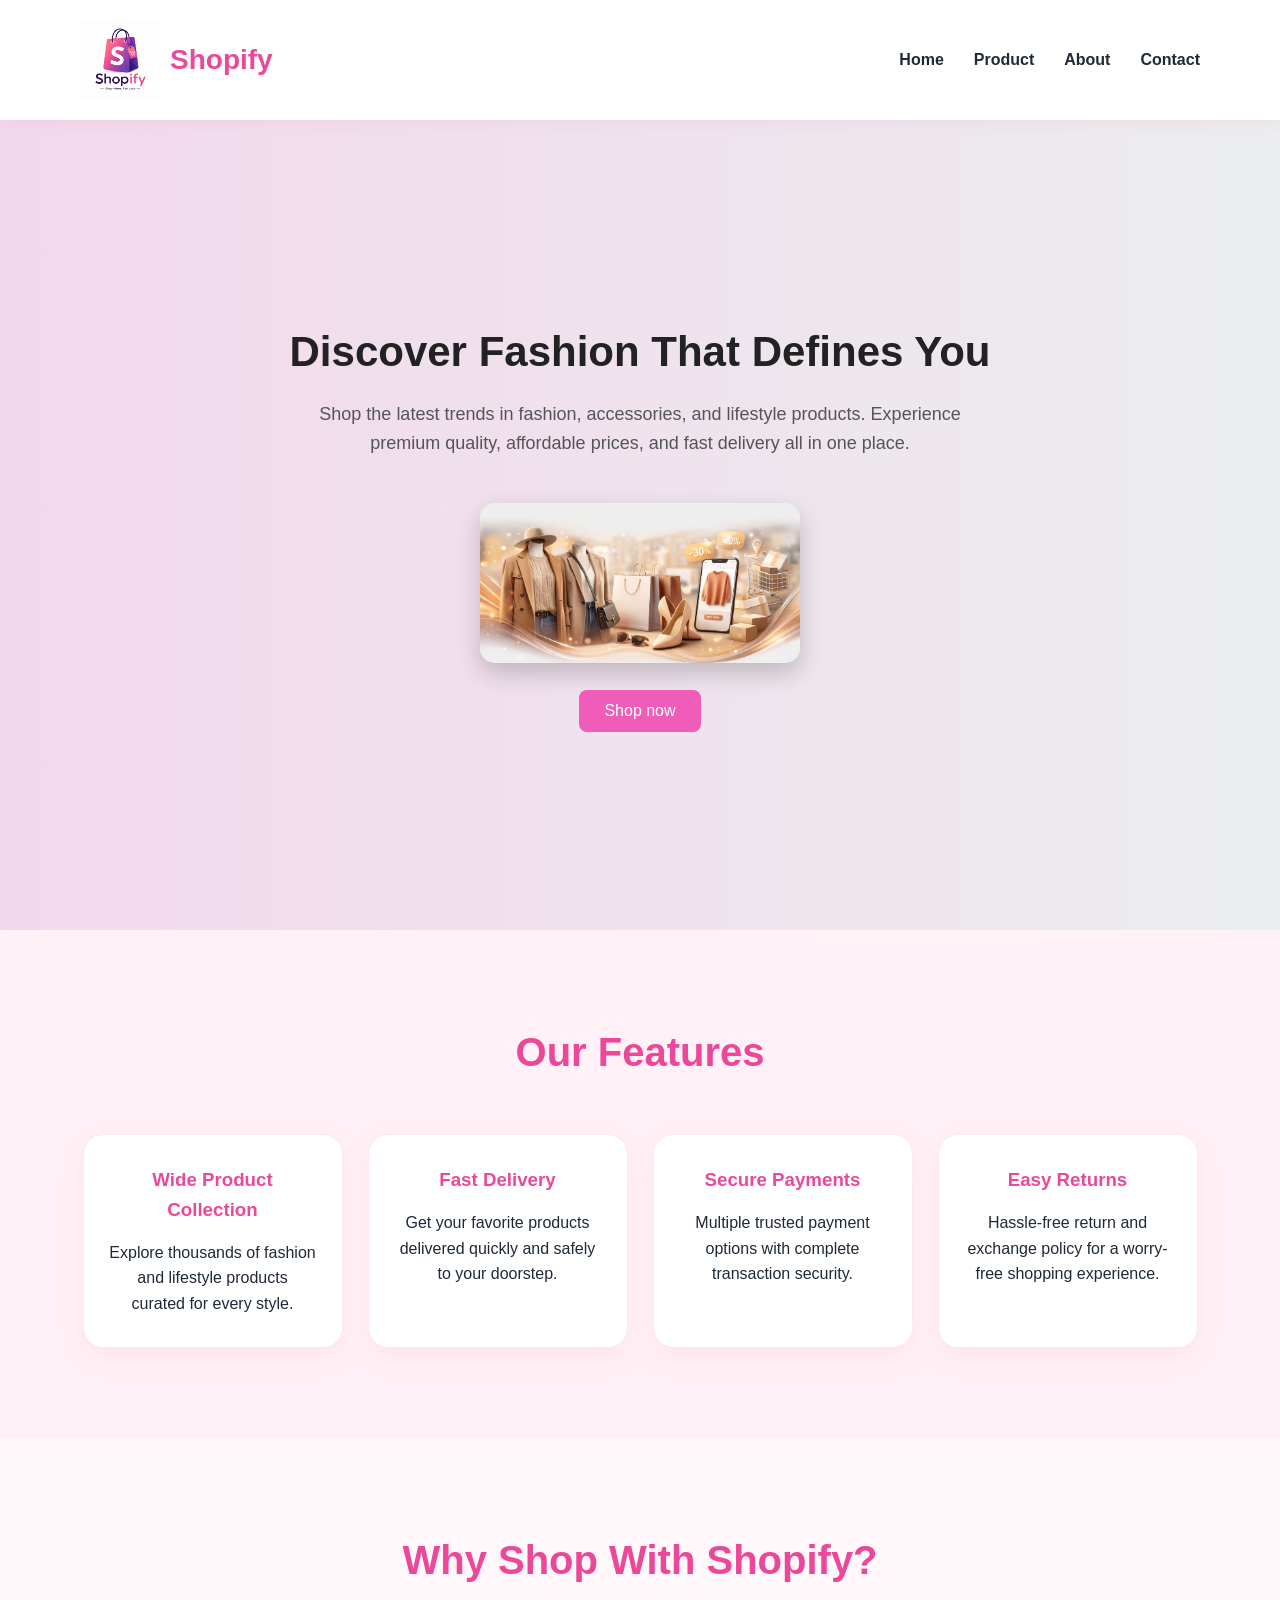
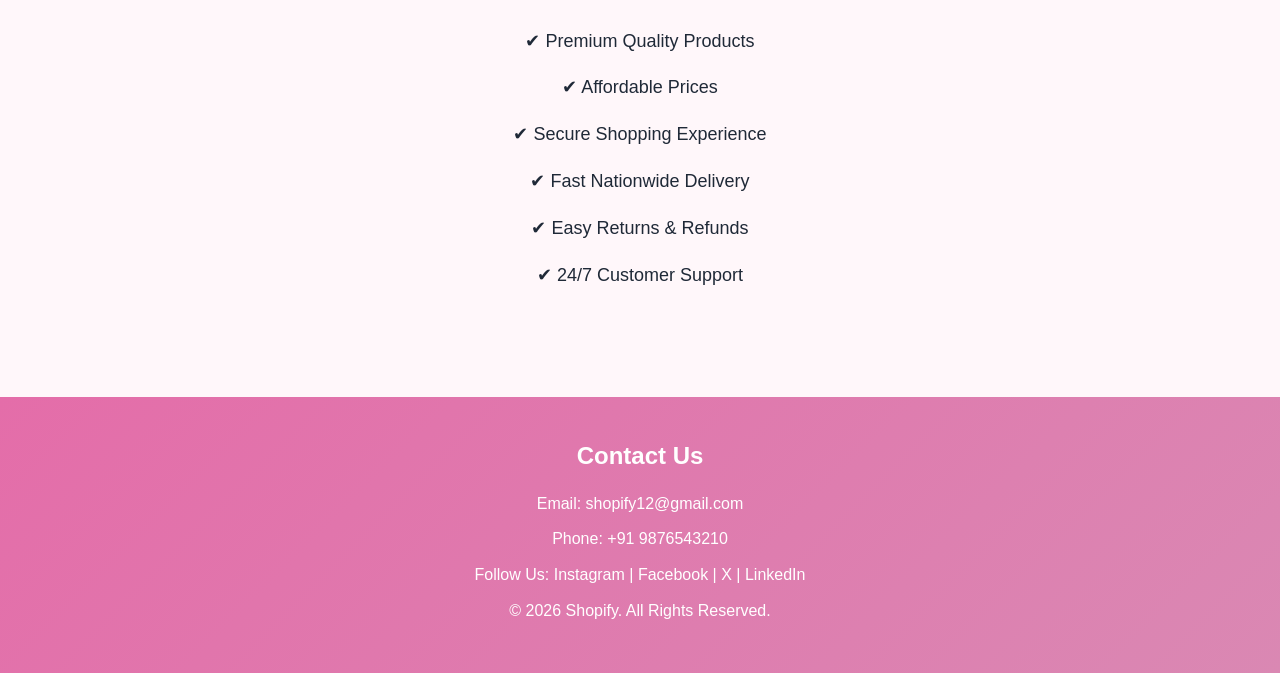
<file: index.html>
<!DOCTYPE html>
<html lang="en">

<head>
    <meta charset="UTF-8">
    <meta name="viewport" content="width=device-width, initial-scale=1.0">
    <title>Product landing page</title>
    <link rel="stylesheet" href="CSS/style.css">
</head>

<body>
    <nav class="navbar">

        <div class="logo">
            <img src="Images/logo (2).png" alt="Shopify Logo">
            <span>Shopify</span>
        </div>

        <div class="nav-links">
            <a href="index.html">Home</a>
            <a href="product.html">Product</a>
            <a href="about.html">About</a>
            <a href="contact.html">Contact</a>
        </div>

    </nav>

    <section class="hero">

        <h1>Discover Fashion That Defines You</h1>

        <p>Shop the latest trends in fashion, accessories, and lifestyle products.
            Experience premium quality, affordable prices, and fast delivery all in one place.
        </p>
        <div class="hro-image">
            <img src="Images/banner1.png" alt="">
        </div>

        <button>Shop now</button>

    </section>



    <section class="features">

        <h2>Our Features</h2>

        <div class="feature-container">

            <div class="card">
                <h3>Wide Product Collection</h3>
                <p>Explore thousands of fashion and lifestyle products curated for every style.</p>
            </div>

            <div class="card">
                <h3>Fast Delivery</h3>
                <p>Get your favorite products delivered quickly and safely to your doorstep.</p>
            </div>

            <div class="card">
                <h3>Secure Payments</h3>
                <p>Multiple trusted payment options with complete transaction security.</p>
            </div>

            <div class="card">
                <h3>Easy Returns</h3>
                <p>Hassle-free return and exchange policy for a worry-free shopping experience.</p>
            </div>

        </div>

    </section>
    <section class="benefits">

        <h2>Why Shop With Shopify?</h2>

        <ul>

            <li>✔ Premium Quality Products</li>

            <li>✔ Affordable Prices</li>

            <li>✔ Secure Shopping Experience</li>

            <li>✔ Fast Nationwide Delivery</li>

            <li>✔ Easy Returns & Refunds</li>

            <li>✔ 24/7 Customer Support</li>

        </ul>

    </section>
    <footer>

        <h3>Contact Us</h3>

        <p>Email: shopify12@gmail.com</p>

        <p>Phone: +91 9876543210</p>

        <p>
            Follow Us:
            Instagram | Facebook | X | LinkedIn
        </p>

        <p>© 2026 Shopify. All Rights Reserved.</p>
    </footer>

</body>

</html>
</file>
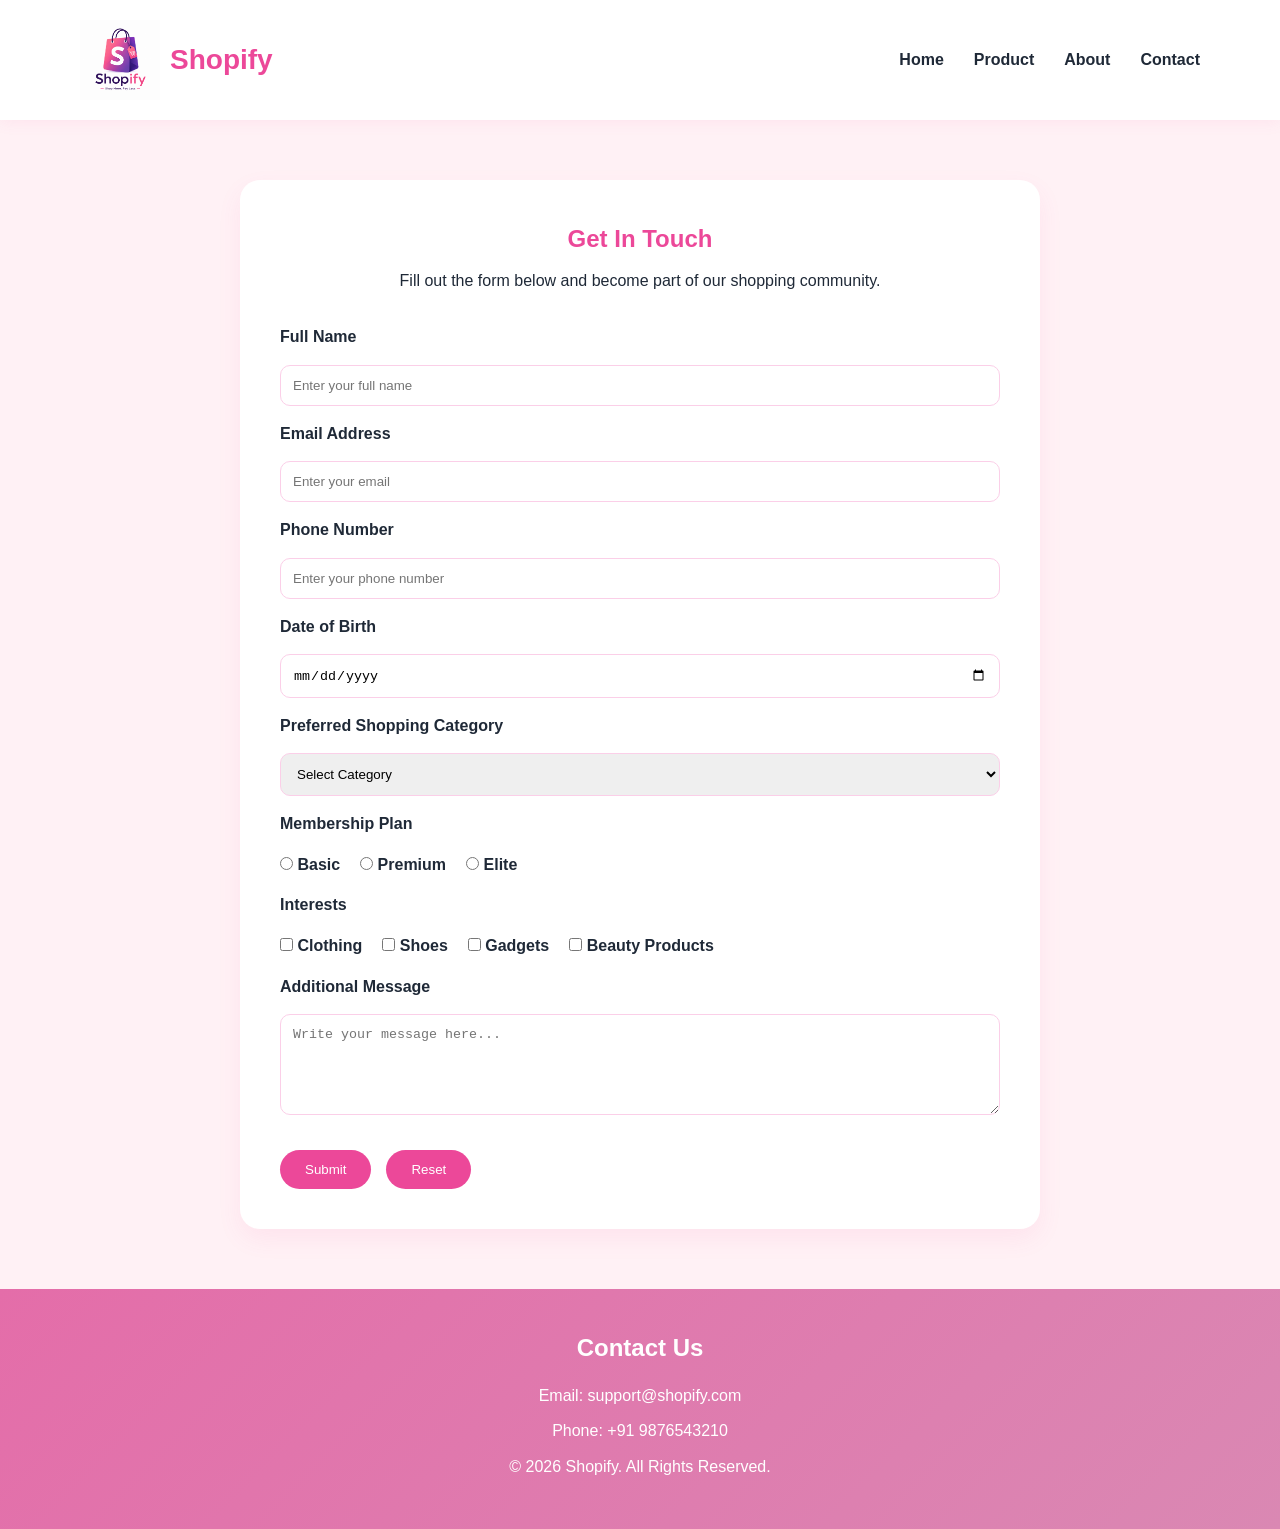
<file: contact.html>
<!DOCTYPE html>
<html lang="en">
<head>
    <meta charset="UTF-8">
    <meta name="viewport" content="width=device-width, initial-scale=1.0">
    <title>Product landing page</title>
    <link rel="stylesheet" href="CSS/style.css">
</head>
<body>
     <nav class="navbar">

        <div class="logo">
            <img src="Images/logo (2).png" alt="Shopify Logo">
            <span>Shopify</span>
        </div>

        <div class="nav-links">
            <a href="index.html">Home</a>
            <a href="product.html">Product</a>
            <a href="about.html">About</a>
            <a href="contact.html">Contact</a>
        </div>

    </nav>

    <section class="contact-section">

    <h1>Get In Touch</h1>

    <p>
        Fill out the form below and become part of our shopping community.
    </p>

    <form class="contact-form">

        <!-- Full Name -->

        <label>Full Name</label>

        <input
            type="text"
            placeholder="Enter your full name"
            required
        >

        <!-- Email -->

        <label>Email Address</label>

        <input
            type="email"
            placeholder="Enter your email"
            required
        >

        <!-- Phone -->

        <label>Phone Number</label>

        <input
            type="tel"
            placeholder="Enter your phone number"
            required
        >

        <!-- Date -->

        <label>Date of Birth</label>

        <input
            type="date"
            required
        >

        <!-- Dropdown -->

        <label>Preferred Shopping Category</label>

        <select required>

            <option value="">
                Select Category
            </option>

            <option>Fashion</option>

            <option>Electronics</option>

            <option>Beauty</option>

            <option>Accessories</option>

        </select>

        <!-- Radio Buttons -->

        <label>Membership Plan</label>

        <div class="radio-group">

            <label>
                <input type="radio" name="plan" required>
                Basic
            </label>

            <label>
                <input type="radio" name="plan">
                Premium
            </label>

            <label>
                <input type="radio" name="plan">
                Elite
            </label>

        </div>

        <!-- Checkboxes -->

        <label>Interests</label>

        <div class="checkbox-group">

            <label>
                <input type="checkbox">
                Clothing
            </label>

            <label>
                <input type="checkbox">
                Shoes
            </label>

            <label>
                <input type="checkbox">
                Gadgets
            </label>

            <label>
                <input type="checkbox">
                Beauty Products
            </label>

        </div>

        <!-- Text Area -->

        <label>Additional Message</label>

        <textarea
            rows="5"
            placeholder="Write your message here..."
        ></textarea>

        <!-- Buttons -->

        <div class="form-buttons">

            <button type="submit">
                Submit
            </button>

            <button type="reset">
                Reset
            </button>

        </div>

    </form>

</section>
<footer>

    <h3>Contact Us</h3>

    <p>Email: support@shopify.com</p>

    <p>Phone: +91 9876543210</p>

    <p>© 2026 Shopify. All Rights Reserved.</p>

</footer>

</body>
</html>
    
</body>
</html>
</file>
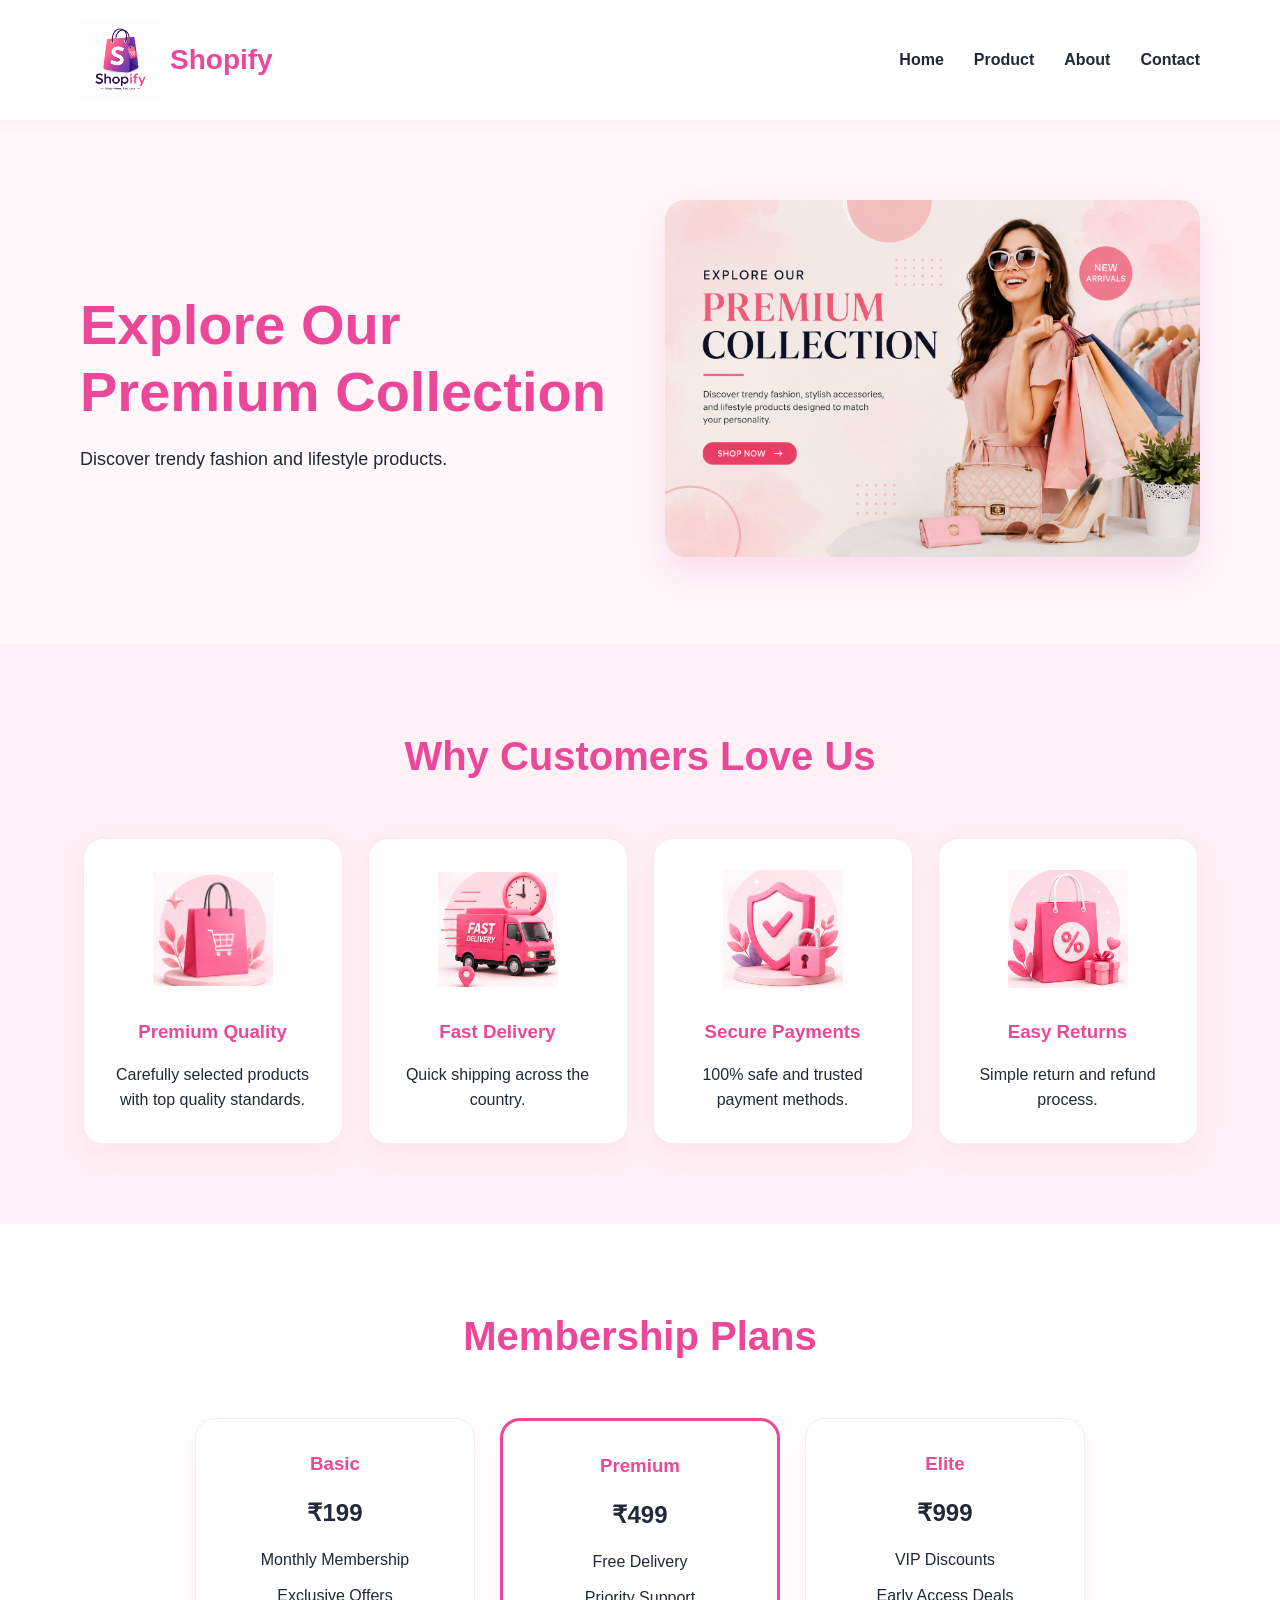
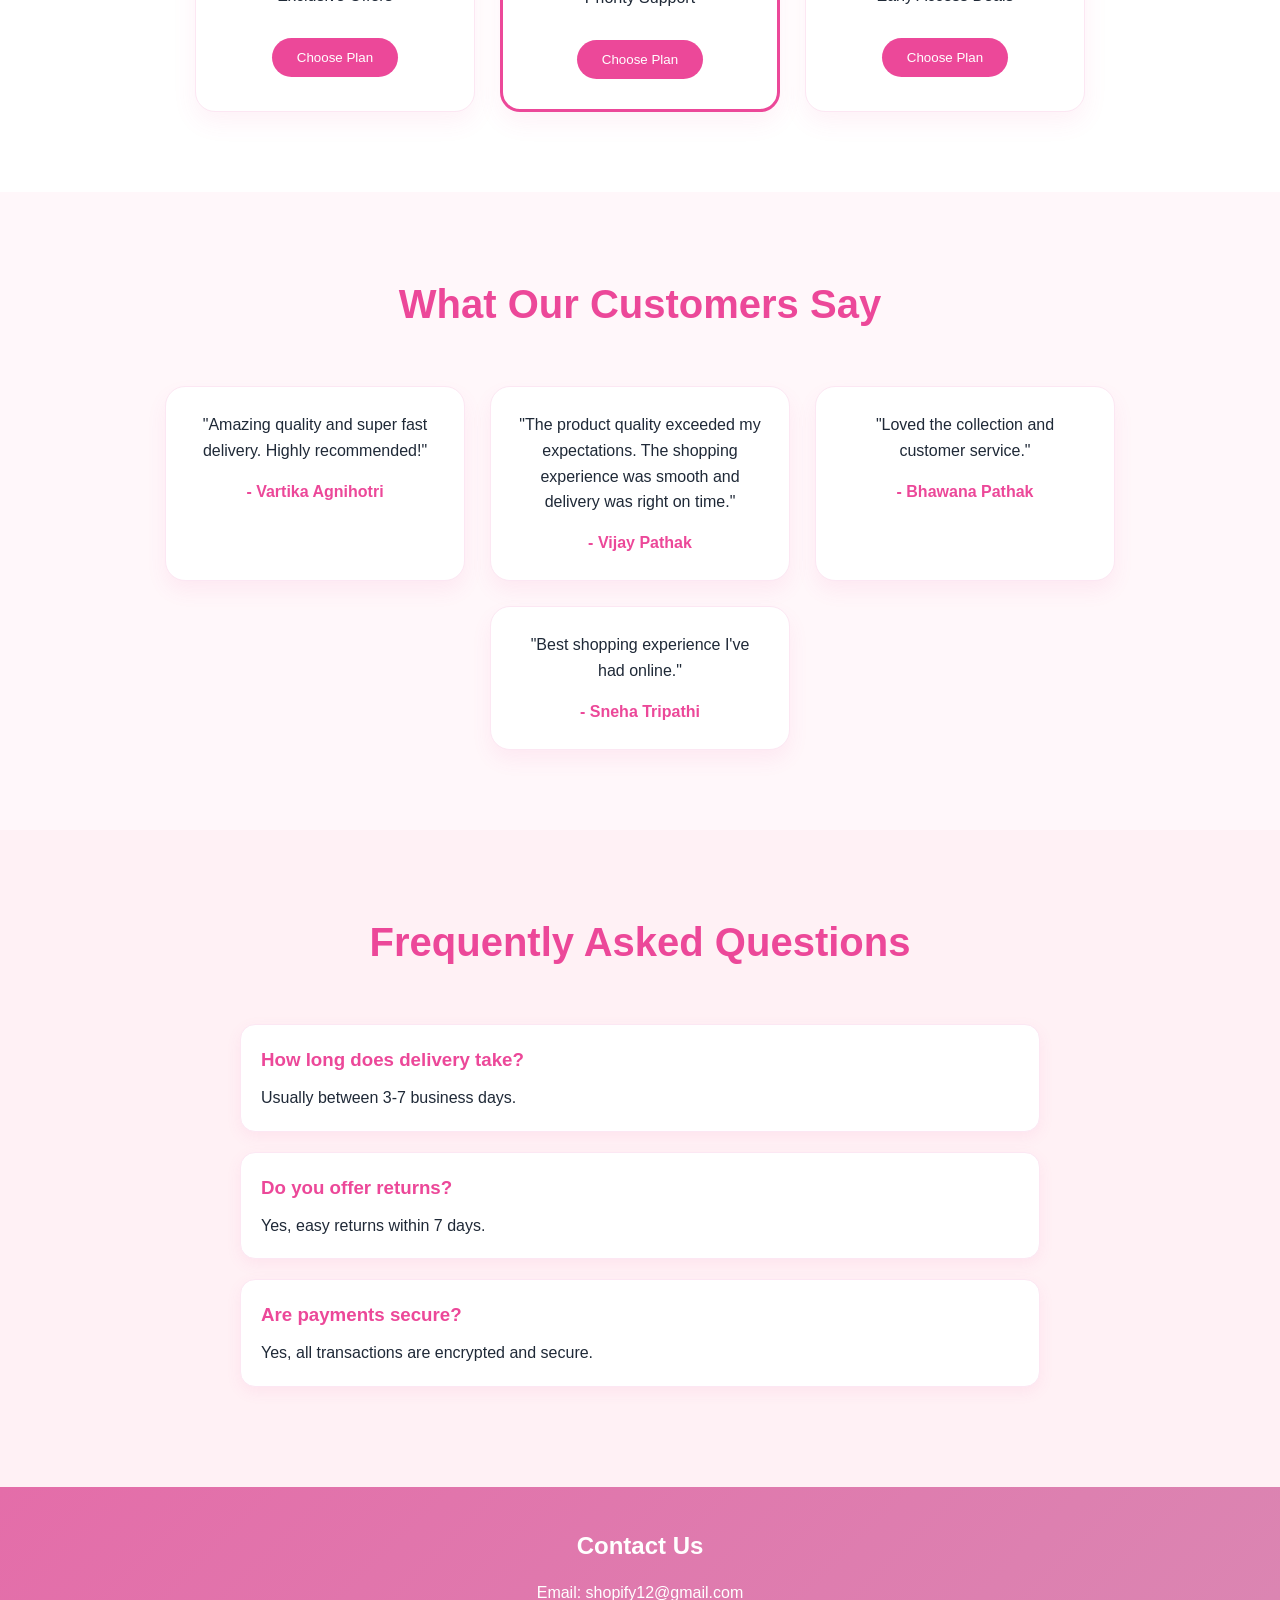
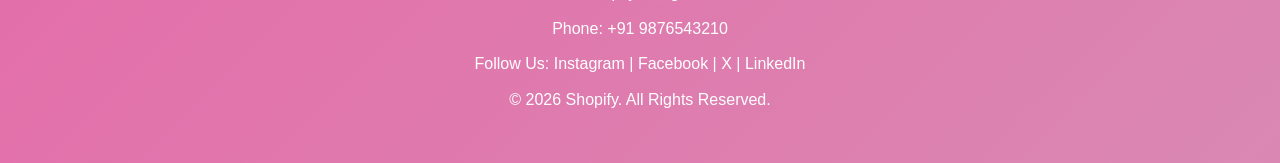
<file: product.html>
<!DOCTYPE html>
<html lang="en">

<head>
    <meta charset="UTF-8">
    <meta name="viewport" content="width=device-width, initial-scale=1.0">
    <title>Product landing page</title>
    <link rel="stylesheet" href="CSS/style.css">
</head>

<body>
    <nav class="navbar">

        <div class="logo">
            <img src="Images/logo (2).png" alt="Shopify Logo">
            <span>Shopify</span>
        </div>

        <div class="nav-links">
            <a href="index.html">Home</a>
            <a href="product.html">Product</a>
            <a href="about.html">About</a>
            <a href="contact.html">Contact</a>
        </div>

    </nav>
   <section class="product-overview">

    <div class="overview-content">
        <h1>Explore Our Premium Collection</h1>
        <p>
            Discover trendy fashion and lifestyle products.
        </p>
    </div>

    <div class="overview-image">
        <img src="Images/banner.png" alt="Fashion Collection">
    </div>

</section>
    <section class="product-features">

        <h2>Why Customers Love Us</h2>

        <div class="feature-container">

            <div class="card">
                 <img src="Images/premium.png" alt="">
                <h3>Premium Quality</h3>
                <p>Carefully selected products with top quality standards.</p>
            </div>

            <div class="card">
                 <img src="Images/fast.png" alt="">
                <h3>Fast Delivery</h3>
                <p>Quick shipping across the country.</p>
            </div>

            <div class="card">
                 <img src="Images/secure.png" alt="">
                <h3>Secure Payments</h3>
                <p>100% safe and trusted payment methods.</p>
            </div>

            <div class="card">
                 <img src="Images/best.png" alt="">
                <h3>Easy Returns</h3>
                <p>Simple return and refund process.</p>
            </div>

        </div>

    </section>
    <section class="pricing">

        <h2>Membership Plans</h2>

        <div class="pricing-container">

            <div class="plan">

                <h3>Basic</h3>

                <h1>₹199</h1>

                <p>Monthly Membership</p>

                <p>Exclusive Offers</p>

                <button>Choose Plan</button>

            </div>

            <div class="plan popular">

                <h3>Premium</h3>

                <h1>₹499</h1>

                <p>Free Delivery</p>

                <p>Priority Support</p>

                <button>Choose Plan</button>

            </div>

            <div class="plan">

                <h3>Elite</h3>

                <h1>₹999</h1>

                <p>VIP Discounts</p>

                <p>Early Access Deals</p>

                <button>Choose Plan</button>

            </div>

        </div>

    </section>
    <section class="testimonials">

        <h2>What Our Customers Say</h2>

        <div class="testimonial-container">

            <div class="review">
                <p>
                    "Amazing quality and super fast delivery.
                    Highly recommended!"
                </p>

                <h4>- Vartika Agnihotri</h4>
            </div>

            <div class="review">
                <p>
                    "The product quality exceeded my expectations. The shopping experience was smooth and delivery was
                    right on time."
                </p>

                <h4>- Vijay Pathak</h4>
            </div>

            <div class="review">
                <p>
                    "Loved the collection and customer service."
                </p>

                <h4>- Bhawana Pathak</h4>
            </div>

            <div class="review">
                <p>
                    "Best shopping experience I've had online."
                </p>

                <h4>- Sneha Tripathi</h4>
            </div>

        </div>

    </section>

    <section class="faq">

        <h2>Frequently Asked Questions</h2>

        <div class="faq-item">

            <h3>How long does delivery take?</h3>

            <p>Usually between 3-7 business days.</p>

        </div>

        <div class="faq-item">

            <h3>Do you offer returns?</h3>

            <p>Yes, easy returns within 7 days.</p>

        </div>

        <div class="faq-item">

            <h3>Are payments secure?</h3>

            <p>Yes, all transactions are encrypted and secure.</p>

        </div>

    </section>
    <footer>

        <h3>Contact Us</h3>

        <p>Email: shopify12@gmail.com</p>

        <p>Phone: +91 9876543210</p>

        <p>
            Follow Us:
            Instagram | Facebook | X | LinkedIn
        </p>

        <p>© 2026 Shopify. All Rights Reserved.</p>
    </footer>
</body>

</html>
</file>
<file: CSS/style.css>
*{
    margin: 0;
    padding: 0;
    box-sizing: border-box;
}

body{
    font-family: 'Poppins', sans-serif;
    line-height: 1.6;
    color: #1f2937;
    background: #fff1f5;
}

/* Navbar */

.navbar{
    display: flex;
    justify-content: space-between;
    align-items: center;
    padding: 20px 80px;
    background: #ffffff;
    position: sticky;
    top: 0;
    z-index: 100;

    box-shadow: 0 2px 15px rgba(236,72,153,0.08);
}

.logo{
    display: flex;
    align-items: center;
    gap: 10px;
}

.logo img{
    width: 80px;
    height: auto;
}

.logo span{
    font-size: 28px;
    font-weight: 700;
    color: #ec4899;
}

.nav-links{
    display: flex;
    gap: 30px;
}

.nav-links a{
    text-decoration: none;
    color: #1f2937;
    font-weight: 600;
    transition: 0.3s;
}

.nav-links a:hover{
    color: #ec4899;
}

/* Hero Section */
.hero {
    display: flex;
    flex-direction: column;
    align-items: center;
    justify-content: center;
    text-align: center;
    padding: 60px 20px;
    min-height: 90vh;
    background: linear-gradient(to right, #f3d8ec, #ebedee);
}

.hero h1 {
    font-size: 42px;
    color: #222;
    margin-bottom: 15px;
}

.hero p {
    font-size: 18px;
    color: #555;
    max-width: 700px;
    margin-bottom: 25px;
    line-height: 1.6;
}

.hro-image {
    margin: 20px 0;
}

.hro-image img {
    width: 320px;
    max-width: 100%;
    border-radius: 15px;
    box-shadow: 0 10px 25px rgba(0,0,0,0.2);
}

.hero button {
    padding: 12px 25px;
    font-size: 16px;
    background-color: #ef5db9;
    color: white;
    border: none;
    border-radius: 8px;
    cursor: pointer;
    transition: 0.3s ease;
}

.hero button:hover {
    background-color: #e63956;
    transform: scale(1.05);
}

/* Features Section */

.features{
    padding: 90px 50px;
    text-align: center;
}

.features h2{
    margin-bottom: 50px;
    font-size: 2.5rem;
    color: #ec4899;
}

.feature-container{
    display: flex;
    justify-content: center;
    gap: 25px;
    flex-wrap: wrap;
}

.card{
    width: 260px;

    padding: 30px 25px;

    background: white;

    border-radius: 20px;

    border: 1px solid #fce7f3;

    box-shadow:
    0 10px 25px rgba(236,72,153,0.08);

    transition: 0.4s;
}

.card:hover{
    transform: translateY(-10px);
}

.card h3{
    margin-bottom: 15px;
    color: #ec4899;
}

/* Benefits Section */

.benefits{
    padding: 90px 20px;
    background: #fff7fa;
    text-align: center;
}

.benefits h2{
    margin-bottom: 35px;
    font-size: 2.5rem;
    color: #ec4899;
}

.benefits ul{
    list-style: none;
}

.benefits li{
    margin: 18px 0;
    font-size: 18px;
    font-weight: 500;
}

/* Footer */

footer{
    background: linear-gradient(
        135deg,
        #e46da9,
        #da88b3
    );

    color: white;
    text-align: center;
    padding: 40px 20px;
}

footer h3{
    margin-bottom: 15px;
    font-size: 24px;
}

footer p{
    margin: 10px 0;
}
/* =========================
   PRODUCT OVERVIEW
========================= */

.product-overview{
    display: flex;
    justify-content: space-between;
    align-items: center;
    gap: 50px;

    padding: 80px;

    background: #fff7fa;
}

.overview-content{
    flex: 1;
}

.overview-content h1{
    font-size: 3.5rem;
    color: #ec4899;
    margin-bottom: 20px;
    line-height: 1.2;
}

.overview-content p{
    font-size: 18px;
    color: #1f2937;
    max-width: 550px;
}

.overview-image{
    flex: 1;
    text-align: center;
}

.overview-image img{
    width: 100%;
    max-width: 600px;

    border-radius: 20px;

    box-shadow:
    0 15px 35px rgba(236,72,153,0.15);

    transition: 0.4s;
}

.overview-image img:hover{
    transform: scale(1.03);
}

/* =========================
   PRODUCT FEATURES
========================= */

.product-features{
    padding: 80px 50px;
    text-align: center;
}

.product-features h2{
    color: #ec4899;
    font-size: 2.5rem;
    margin-bottom: 50px;
}

/* =========================
   PRICING SECTION
========================= */

.pricing{
    padding: 80px 20px;
    text-align: center;
    background: #ffffff;
}

.pricing h2{
    color: #ec4899;
    font-size: 2.5rem;
    margin-bottom: 50px;
}

.pricing-container{
    display: flex;
    justify-content: center;
    gap: 25px;
    flex-wrap: wrap;
}

.plan{
    width: 280px;

    background: white;

    padding: 30px;

    border-radius: 20px;

    border: 1px solid #fce7f3;

    box-shadow:
    0 10px 25px rgba(236,72,153,0.08);

    transition: 0.4s;
}

.plan:hover{
    transform: translateY(-10px);
}

.plan h3{
    color: #ec4899;
    margin-bottom: 15px;
}

.plan h1{
    margin-bottom: 15px;
    color: #1f2937;
}

.plan p{
    margin: 10px 0;
}

.popular{
    border: 3px solid #ec4899;
}

.plan button{
    margin-top: 20px;

    padding: 12px 25px;

    border: none;

    background: #ec4899;

    color: white;

    border-radius: 30px;

    cursor: pointer;

    transition: 0.3s;
}

.plan button:hover{
    background: #db2777;
}

/* =========================
   TESTIMONIALS
========================= */

.testimonials{
    padding: 80px 20px;
    background: #fff7fa;
    text-align: center;
}

.testimonials h2{
    color: #ec4899;
    font-size: 2.5rem;
    margin-bottom: 50px;
}

.testimonial-container{
    display: flex;
    justify-content: center;
    gap: 25px;
    flex-wrap: wrap;
}

.review{
    width: 300px;

    background: white;

    padding: 25px;

    border-radius: 20px;

    border: 1px solid #fce7f3;

    box-shadow:
    0 10px 20px rgba(236,72,153,0.08);

    transition: 0.3s;
}

.review:hover{
    transform: translateY(-8px);
}

.review p{
    margin-bottom: 15px;
}

.review h4{
    color: #ec4899;
}

/* =========================
   FAQ SECTION
========================= */

.faq{
    padding: 80px 20px;
}

.faq h2{
    text-align: center;
    color: #ec4899;
    font-size: 2.5rem;
    margin-bottom: 50px;
}

.faq-item{
    max-width: 800px;

    margin: 20px auto;

    background: white;

    padding: 20px;

    border-radius: 15px;

    border: 1px solid #fce7f3;

    box-shadow:
    0 5px 15px rgba(236,72,153,0.08);
}

.faq-item h3{
    color: #ec4899;
    margin-bottom: 10px;
}

.card img{
    width: 120px;
    height: 120px;

    object-fit: contain;

    margin-bottom: 20px;
}
.card img{
    width: 120px;
    height: 120px;

    object-fit: contain;

    margin-bottom: 20px;
}
/* =========================
   CONTACT PAGE
========================= */

.contact-section{
    max-width: 800px;
    margin: 60px auto;
    padding: 40px;

    background: white;

    border-radius: 20px;

    box-shadow:
    0 10px 25px rgba(236,72,153,0.08);
}

.contact-section h1{
    text-align: center;
    color: #ec4899;
    margin-bottom: 10px;
}

.contact-section p{
    text-align: center;
    margin-bottom: 30px;
}

.contact-form{
    display: flex;
    flex-direction: column;
    gap: 15px;
}

.contact-form label{
    font-weight: 600;
}

.contact-form input,
.contact-form select,
.contact-form textarea{
    padding: 12px;

    border: 1px solid #fbcfe8;

    border-radius: 10px;

    outline: none;
}

.contact-form input:focus,
.contact-form select:focus,
.contact-form textarea:focus{
    border-color: #ec4899;
}

.radio-group,
.checkbox-group{
    display: flex;
    gap: 20px;
    flex-wrap: wrap;
}

.form-buttons{
    display: flex;
    gap: 15px;
    margin-top: 20px;
}

.form-buttons button{
    padding: 12px 25px;

    border: none;

    border-radius: 25px;

    background: #ec4899;

    color: white;

    cursor: pointer;

    transition: 0.3s;
}

.form-buttons button:hover{
    background: #db2777;
}
/* =========================
   ABOUT PAGE
========================= */

.vision{
    text-align: center;
    padding: 80px 20px;
    background: #fff7fa;
}

.vision h1{
    color: #ec4899;
    margin-bottom: 20px;
    font-size: 3rem;
}

.vision p{
    max-width: 900px;
    margin: auto;
    font-size: 18px;
}

.story{
    padding: 80px 20px;
    text-align: center;
}

.story h2{
    color: #ec4899;
    margin-bottom: 20px;
}

.story p{
    max-width: 900px;
    margin: auto;
}

/* Team */

.team{
    padding: 80px 20px;
    background: #fff7fa;
    text-align: center;
}

.team h2{
    color: #ec4899;
    margin-bottom: 50px;
}

.team-container{
    display: flex;
    justify-content: center;
    gap: 25px;
    flex-wrap: wrap;
}

.team-card{
    width: 250px;

    background: white;

    padding: 25px;

    border-radius: 20px;

    border: 1px solid #fce7f3;

    box-shadow:
    0 10px 20px rgba(236,72,153,0.08);

    transition: 0.3s;
}

.team-card:hover{
    transform: translateY(-8px);
}

.team-card img{
    width: 120px;
    height: 120px;

    border-radius: 50%;

    object-fit: cover;

    margin-bottom: 15px;
}

.team-card h3{
    color: #1f2937;
}

.team-card p{
    color: #ec4899;
}

/* Roles */

.roles{
    padding: 80px 20px;
    text-align: center;
}

.roles h2{
    color: #ec4899;
    margin-bottom: 30px;
}

.roles ul{
    list-style: none;
}

.roles li{
    margin: 15px 0;
    font-size: 18px;
}
/* =========================
   RESPONSIVE
========================= */


@media(max-width:768px){

    .product-overview{
        flex-direction: column;
        text-align: center;
        padding: 50px 20px;
    }

    .overview-content h1{
        font-size: 2.3rem;
    }

    .overview-content p{
        max-width: 100%;
    }

    .overview-image img{
        max-width: 100%;
    }

    .pricing h2,
    .testimonials h2,
    .faq h2,
    .product-features h2{
        font-size: 2rem;
    }

    .plan,
    .review{
        width: 100%;
        max-width: 350px;
    }
}
</file>
